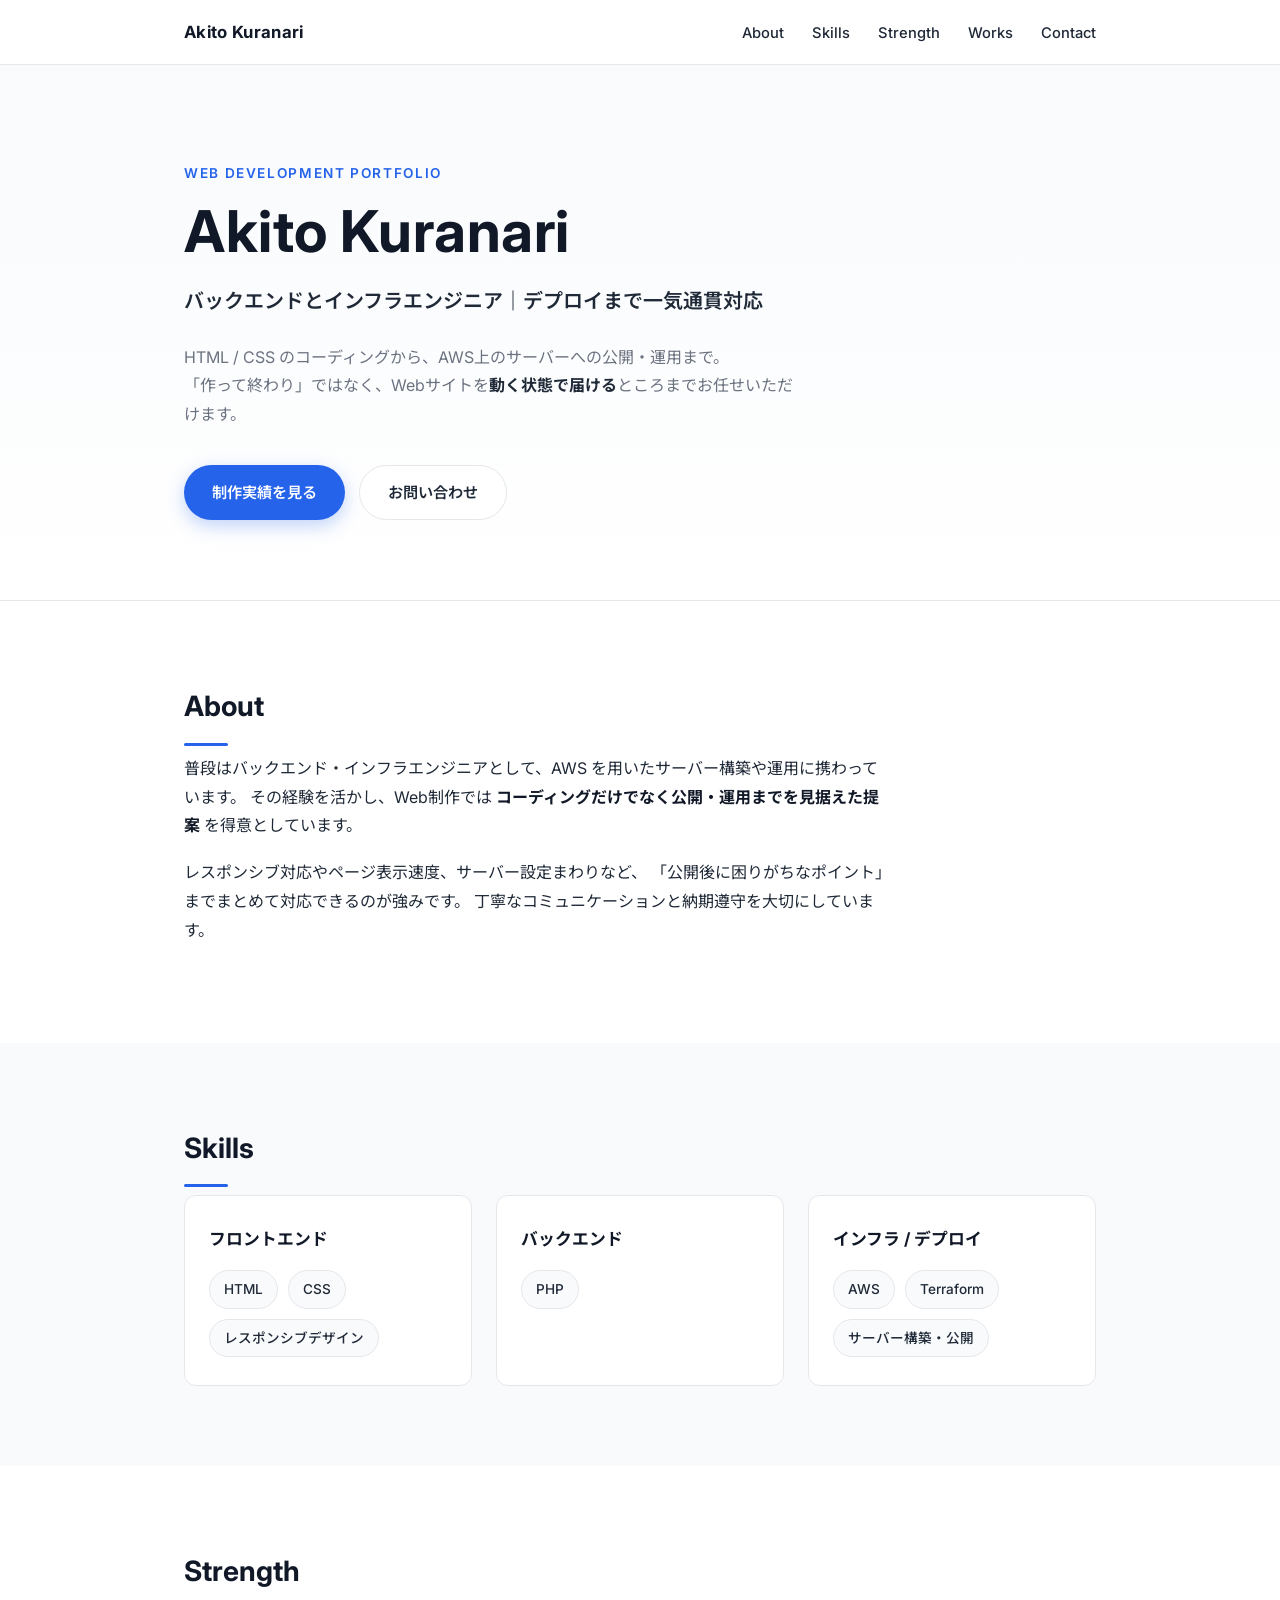
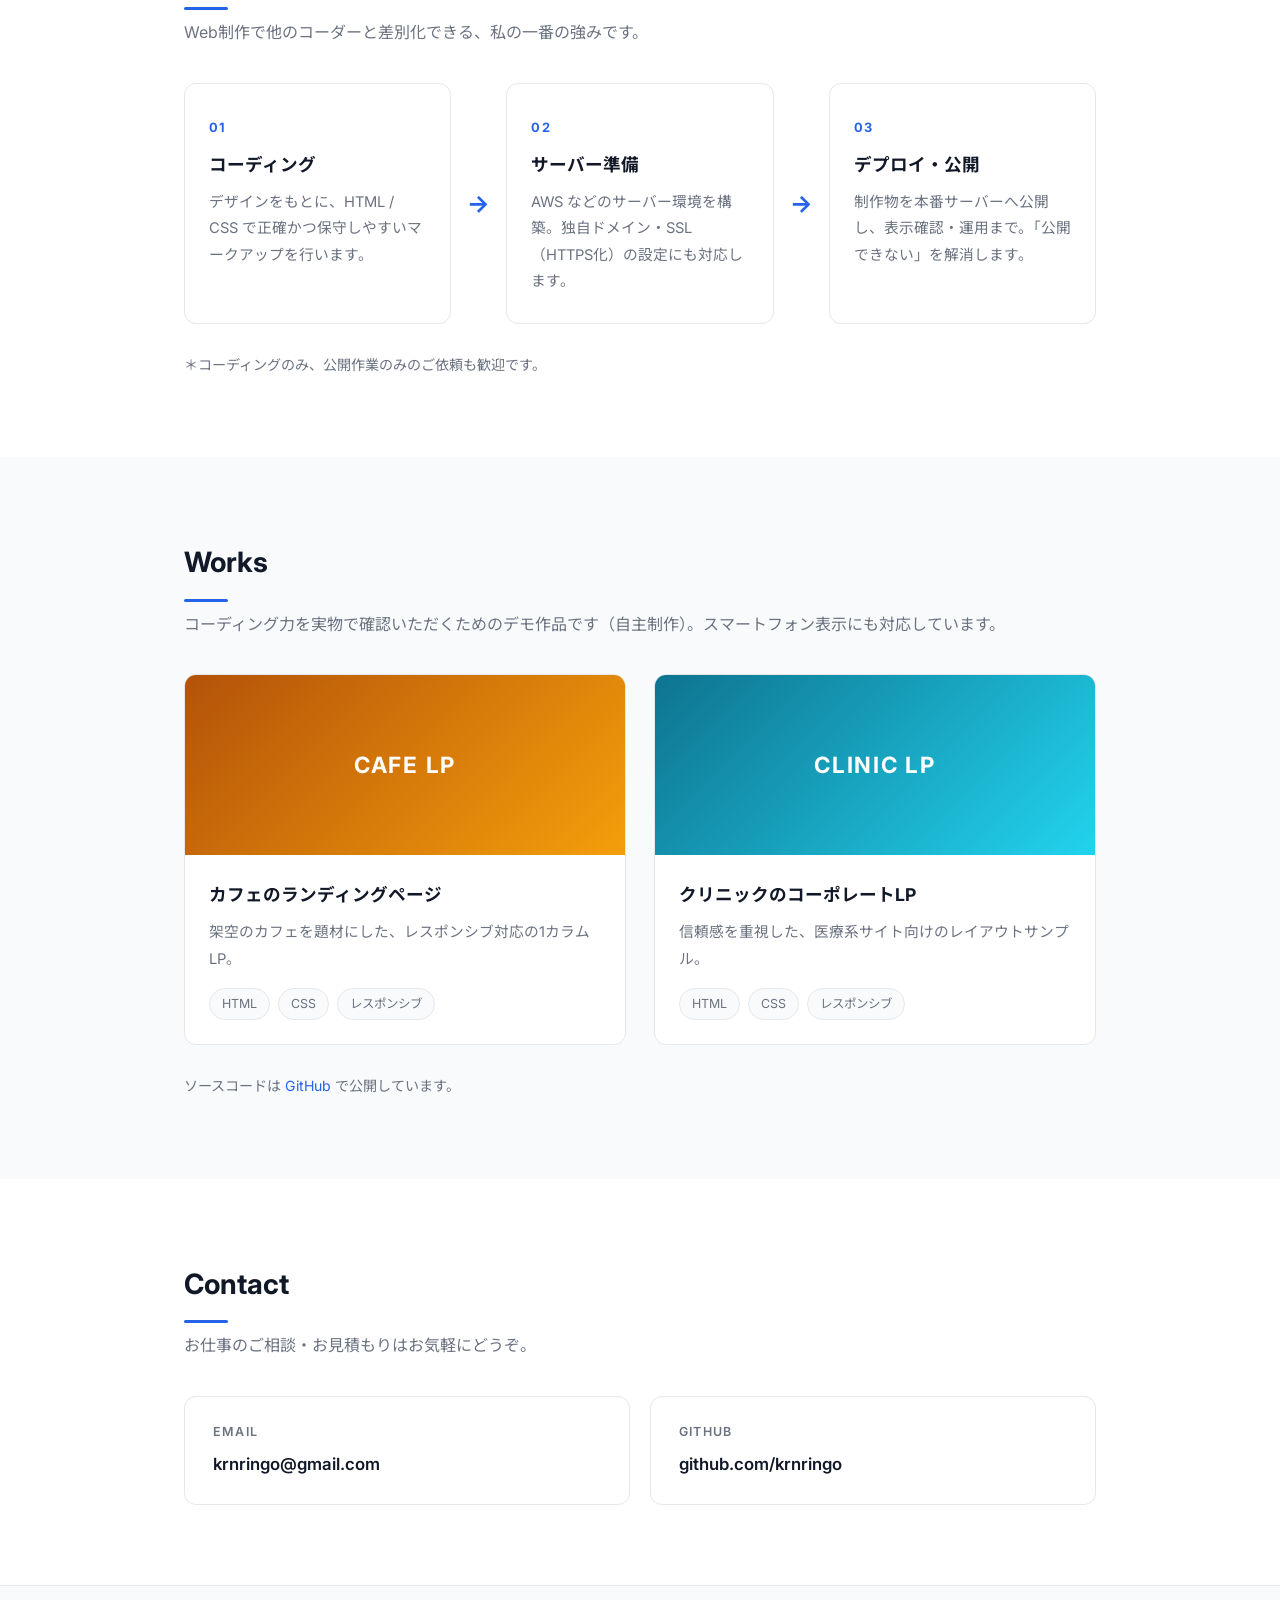
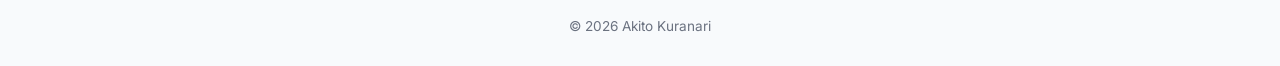
<file: index.html>
<!DOCTYPE html>
<html lang="ja">
<head>
  <meta charset="UTF-8">
  <meta name="viewport" content="width=device-width, initial-scale=1.0">
  <title>Akito Kuranari — Web制作 / バックエンド・インフラ</title>
  <meta name="description" content="バックエンド・インフラエンジニアによるWeb制作ポートフォリオ。HTML/CSSコーディングからサーバーへのデプロイまで一気通貫で対応します。">
  <link rel="preconnect" href="https://fonts.googleapis.com">
  <link rel="preconnect" href="https://fonts.gstatic.com" crossorigin>
  <link href="https://fonts.googleapis.com/css2?family=Inter:wght@400;500;600;700&family=Noto+Sans+JP:wght@400;500;700&display=swap" rel="stylesheet">
  <link rel="stylesheet" href="assets/style.css">
</head>
<body>
  <header class="site-header">
    <nav class="nav container">
      <a href="#top" class="nav__logo">Akito&nbsp;Kuranari</a>
      <ul class="nav__menu">
        <li><a href="#about">About</a></li>
        <li><a href="#skills">Skills</a></li>
        <li><a href="#strength">Strength</a></li>
        <li><a href="#works">Works</a></li>
        <li><a href="#contact">Contact</a></li>
      </ul>
    </nav>
  </header>

  <main id="top">
    <!-- Hero -->
    <section class="hero">
      <div class="container">
        <p class="hero__eyebrow">Web Development Portfolio</p>
        <h1 class="hero__title">Akito&nbsp;Kuranari</h1>
        <p class="hero__tagline">バックエンドとインフラエンジニア｜<wbr>デプロイまで一気通貫対応</p>
        <p class="hero__lead">
          HTML / CSS のコーディングから、AWS上のサーバーへの公開・運用まで。<br>
          「作って終わり」ではなく、Webサイトを<strong>動く状態で届ける</strong>ところまでお任せいただけます。
        </p>
        <div class="hero__actions">
          <a href="#works" class="btn btn--primary">制作実績を見る</a>
          <a href="#contact" class="btn btn--ghost">お問い合わせ</a>
        </div>
      </div>
    </section>

    <!-- About -->
    <section id="about" class="section">
      <div class="container">
        <h2 class="section__title">About</h2>
        <div class="about">
          <p>
            普段はバックエンド・インフラエンジニアとして、AWS を用いたサーバー構築や運用に携わっています。
            その経験を活かし、Web制作では <strong>コーディングだけでなく公開・運用までを見据えた提案</strong> を得意としています。
          </p>
          <p>
            レスポンシブ対応やページ表示速度、サーバー設定まわりなど、
            「公開後に困りがちなポイント」までまとめて対応できるのが強みです。
            丁寧なコミュニケーションと納期遵守を大切にしています。
          </p>
        </div>
      </div>
    </section>

    <!-- Skills -->
    <section id="skills" class="section section--alt">
      <div class="container">
        <h2 class="section__title">Skills</h2>
        <div class="skills">
          <div class="skill-group">
            <h3 class="skill-group__title">フロントエンド</h3>
            <ul class="tags">
              <li>HTML</li>
              <li>CSS</li>
              <li>レスポンシブデザイン</li>
            </ul>
          </div>
          <div class="skill-group">
            <h3 class="skill-group__title">バックエンド</h3>
            <ul class="tags">
              <li>PHP</li>
            </ul>
          </div>
          <div class="skill-group">
            <h3 class="skill-group__title">インフラ / デプロイ</h3>
            <ul class="tags">
              <li>AWS</li>
              <li>Terraform</li>
              <li>サーバー構築・公開</li>
            </ul>
          </div>
        </div>
      </div>
    </section>

    <!-- Strength -->
    <section id="strength" class="section">
      <div class="container">
        <h2 class="section__title">Strength</h2>
        <p class="section__intro">Web制作で他のコーダーと差別化できる、私の一番の強みです。</p>
        <div class="strength">
          <div class="strength__step">
            <span class="strength__num">01</span>
            <h3>コーディング</h3>
            <p>デザインをもとに、HTML / CSS で正確かつ保守しやすいマークアップを行います。</p>
          </div>
          <div class="strength__arrow" aria-hidden="true">→</div>
          <div class="strength__step">
            <span class="strength__num">02</span>
            <h3>サーバー準備</h3>
            <p>AWS などのサーバー環境を構築。独自ドメイン・SSL（HTTPS化）の設定にも対応します。</p>
          </div>
          <div class="strength__arrow" aria-hidden="true">→</div>
          <div class="strength__step">
            <span class="strength__num">03</span>
            <h3>デプロイ・公開</h3>
            <p>制作物を本番サーバーへ公開し、表示確認・運用まで。「公開できない」を解消します。</p>
          </div>
        </div>
        <p class="strength__note">
          ＊コーディングのみ、公開作業のみのご依頼も歓迎です。
        </p>
      </div>
    </section>

    <!-- Works -->
    <section id="works" class="section section--alt">
      <div class="container">
        <h2 class="section__title">Works</h2>
        <p class="section__intro">
          コーディング力を実物で確認いただくためのデモ作品です（自主制作）。スマートフォン表示にも対応しています。
        </p>
        <div class="works">
          <a class="work-card" href="works/cafe/" target="_blank" rel="noopener">
            <div class="work-card__thumb work-card__thumb--cafe">
              <span>CAFE LP</span>
            </div>
            <div class="work-card__body">
              <h3 class="work-card__title">カフェのランディングページ</h3>
              <p class="work-card__desc">架空のカフェを題材にした、レスポンシブ対応の1カラムLP。</p>
              <ul class="work-card__tags">
                <li>HTML</li><li>CSS</li><li>レスポンシブ</li>
              </ul>
            </div>
          </a>
          <a class="work-card" href="works/clinic/" target="_blank" rel="noopener">
            <div class="work-card__thumb work-card__thumb--clinic">
              <span>CLINIC LP</span>
            </div>
            <div class="work-card__body">
              <h3 class="work-card__title">クリニックのコーポレートLP</h3>
              <p class="work-card__desc">信頼感を重視した、医療系サイト向けのレイアウトサンプル。</p>
              <ul class="work-card__tags">
                <li>HTML</li><li>CSS</li><li>レスポンシブ</li>
              </ul>
            </div>
          </a>
        </div>
        <p class="strength__note">
          ソースコードは <a href="https://github.com/krnringo" target="_blank" rel="noopener">GitHub</a> で公開しています。
        </p>
      </div>
    </section>

    <!-- Contact -->
    <section id="contact" class="section">
      <div class="container">
        <h2 class="section__title">Contact</h2>
        <p class="section__intro">お仕事のご相談・お見積もりはお気軽にどうぞ。</p>
        <div class="contact">
          <a class="contact__item" href="mailto:krnringo@gmail.com">
            <span class="contact__label">Email</span>
            <span class="contact__value">krnringo@gmail.com</span>
          </a>
          <a class="contact__item" href="https://github.com/krnringo" target="_blank" rel="noopener">
            <span class="contact__label">GitHub</span>
            <span class="contact__value">github.com/krnringo</span>
          </a>
        </div>
      </div>
    </section>
  </main>

  <footer class="site-footer">
    <div class="container">
      <p>&copy; 2026 Akito Kuranari</p>
    </div>
  </footer>
</body>
</html>
</file>
<file: assets/style.css>
/* =========================================================
   Akito Kuranari — Portfolio
   シンプル・クリーンなレスポンシブスタイル
   ========================================================= */

:root {
  --ink: #1f2937;
  --ink-strong: #111827;
  --muted: #6b7280;
  --accent: #2563eb;
  --accent-dark: #1d4ed8;
  --bg: #ffffff;
  --bg-alt: #f8fafc;
  --border: #e5e7eb;
  --radius: 12px;
  --container: 960px;
}

* { box-sizing: border-box; }

html { scroll-behavior: smooth; }

body {
  margin: 0;
  font-family: "Inter", "Noto Sans JP", system-ui, -apple-system, "Hiragino Kaku Gothic ProN", "Yu Gothic", sans-serif;
  color: var(--ink);
  background: var(--bg);
  line-height: 1.8;
  -webkit-font-smoothing: antialiased;
}

a { color: var(--accent); text-decoration: none; }
a:hover { text-decoration: underline; }

.container {
  width: 100%;
  max-width: var(--container);
  margin-inline: auto;
  padding-inline: 24px;
}

/* ---------- Header / Nav ---------- */
.site-header {
  position: sticky;
  top: 0;
  z-index: 50;
  background: rgba(255, 255, 255, 0.85);
  backdrop-filter: saturate(180%) blur(8px);
  border-bottom: 1px solid var(--border);
}

.nav {
  display: flex;
  align-items: center;
  justify-content: space-between;
  height: 64px;
}

.nav__logo {
  font-weight: 700;
  font-size: 1.05rem;
  color: var(--ink-strong);
  letter-spacing: 0.02em;
}
.nav__logo:hover { text-decoration: none; }

.nav__menu {
  display: flex;
  gap: 28px;
  list-style: none;
  margin: 0;
  padding: 0;
}
.nav__menu a {
  color: var(--ink);
  font-size: 0.92rem;
  font-weight: 500;
}

/* ---------- Hero ---------- */
.hero {
  padding: 96px 0 80px;
  background: linear-gradient(180deg, var(--bg-alt), var(--bg));
  border-bottom: 1px solid var(--border);
}

.hero__eyebrow {
  margin: 0 0 12px;
  color: var(--accent);
  font-weight: 600;
  font-size: 0.85rem;
  letter-spacing: 0.12em;
  text-transform: uppercase;
}

.hero__title {
  margin: 0;
  font-size: clamp(2.4rem, 6vw, 3.6rem);
  font-weight: 700;
  letter-spacing: 0.01em;
  color: var(--ink-strong);
  line-height: 1.2;
}

.hero__tagline {
  margin: 16px 0 0;
  font-size: clamp(1rem, 2.4vw, 1.25rem);
  font-weight: 600;
  color: var(--ink);
}

.hero__lead {
  margin: 24px 0 0;
  color: var(--muted);
  max-width: 620px;
}
.hero__lead strong { color: var(--ink); }

.hero__actions {
  margin-top: 36px;
  display: flex;
  flex-wrap: wrap;
  gap: 14px;
}

/* ---------- Buttons ---------- */
.btn {
  display: inline-flex;
  align-items: center;
  justify-content: center;
  padding: 13px 28px;
  border-radius: 999px;
  font-weight: 600;
  font-size: 0.95rem;
  transition: transform 0.15s ease, background 0.15s ease, box-shadow 0.15s ease;
}
.btn:hover { text-decoration: none; transform: translateY(-2px); }

.btn--primary {
  background: var(--accent);
  color: #fff;
  box-shadow: 0 6px 18px rgba(37, 99, 235, 0.28);
}
.btn--primary:hover { background: var(--accent-dark); }

.btn--ghost {
  background: #fff;
  color: var(--ink);
  border: 1px solid var(--border);
}
.btn--ghost:hover { border-color: var(--accent); color: var(--accent); }

/* ---------- Sections ---------- */
.section { padding: 80px 0; }
.section--alt { background: var(--bg-alt); }

.section__title {
  margin: 0 0 8px;
  font-size: 1.75rem;
  font-weight: 700;
  color: var(--ink-strong);
  position: relative;
  padding-bottom: 14px;
}
.section__title::after {
  content: "";
  position: absolute;
  left: 0;
  bottom: 0;
  width: 44px;
  height: 3px;
  border-radius: 3px;
  background: var(--accent);
}

.section__intro {
  margin: 0 0 36px;
  color: var(--muted);
}

/* ---------- About ---------- */
.about { max-width: 700px; }
.about p { margin: 0 0 18px; }
.about strong { color: var(--ink-strong); }

/* ---------- Skills ---------- */
.skills {
  display: grid;
  grid-template-columns: repeat(3, 1fr);
  gap: 24px;
}
.skill-group {
  background: #fff;
  border: 1px solid var(--border);
  border-radius: var(--radius);
  padding: 28px 24px;
}
.skill-group__title {
  margin: 0 0 16px;
  font-size: 1.05rem;
  color: var(--ink-strong);
}
.tags {
  list-style: none;
  margin: 0;
  padding: 0;
  display: flex;
  flex-wrap: wrap;
  gap: 10px;
}
.tags li {
  background: var(--bg-alt);
  border: 1px solid var(--border);
  color: var(--ink);
  font-size: 0.85rem;
  font-weight: 500;
  padding: 6px 14px;
  border-radius: 999px;
}

/* ---------- Strength ---------- */
.strength {
  display: flex;
  align-items: stretch;
  gap: 16px;
  flex-wrap: wrap;
}
.strength__step {
  flex: 1;
  min-width: 200px;
  background: #fff;
  border: 1px solid var(--border);
  border-radius: var(--radius);
  padding: 28px 24px;
  position: relative;
}
.strength__num {
  display: inline-block;
  font-size: 0.8rem;
  font-weight: 700;
  color: var(--accent);
  letter-spacing: 0.1em;
  margin-bottom: 10px;
}
.strength__step h3 {
  margin: 0 0 8px;
  font-size: 1.1rem;
  color: var(--ink-strong);
}
.strength__step p {
  margin: 0;
  font-size: 0.92rem;
  color: var(--muted);
}
.strength__arrow {
  display: flex;
  align-items: center;
  color: var(--accent);
  font-size: 1.5rem;
  font-weight: 700;
}
.strength__note {
  margin: 28px 0 0;
  font-size: 0.88rem;
  color: var(--muted);
}

/* ---------- Works ---------- */
.works {
  display: grid;
  grid-template-columns: repeat(2, 1fr);
  gap: 28px;
}
.work-card {
  display: block;
  background: #fff;
  border: 1px solid var(--border);
  border-radius: var(--radius);
  overflow: hidden;
  color: inherit;
  transition: transform 0.18s ease, box-shadow 0.18s ease;
}
.work-card:hover {
  text-decoration: none;
  transform: translateY(-4px);
  box-shadow: 0 16px 36px rgba(17, 24, 39, 0.10);
}
.work-card__thumb {
  height: 180px;
  display: flex;
  align-items: center;
  justify-content: center;
  color: #fff;
  font-weight: 700;
  font-size: 1.4rem;
  letter-spacing: 0.08em;
}
.work-card__thumb--cafe { background: linear-gradient(135deg, #b45309, #f59e0b); }
.work-card__thumb--clinic { background: linear-gradient(135deg, #0e7490, #22d3ee); }
.work-card__body { padding: 24px; }
.work-card__title {
  margin: 0 0 8px;
  font-size: 1.1rem;
  color: var(--ink-strong);
}
.work-card__desc {
  margin: 0 0 16px;
  font-size: 0.92rem;
  color: var(--muted);
}
.work-card__tags {
  list-style: none;
  margin: 0;
  padding: 0;
  display: flex;
  gap: 8px;
}
.work-card__tags li {
  background: var(--bg-alt);
  border: 1px solid var(--border);
  font-size: 0.78rem;
  padding: 4px 12px;
  border-radius: 999px;
  color: var(--muted);
}

/* ---------- Contact ---------- */
.contact {
  display: flex;
  flex-wrap: wrap;
  gap: 20px;
}
.contact__item {
  flex: 1;
  min-width: 240px;
  display: flex;
  flex-direction: column;
  gap: 6px;
  background: #fff;
  border: 1px solid var(--border);
  border-radius: var(--radius);
  padding: 24px 28px;
  color: inherit;
  transition: border-color 0.15s ease;
}
.contact__item:hover { text-decoration: none; border-color: var(--accent); }
.contact__label {
  font-size: 0.78rem;
  font-weight: 600;
  letter-spacing: 0.1em;
  text-transform: uppercase;
  color: var(--muted);
}
.contact__value {
  font-size: 1.05rem;
  font-weight: 600;
  color: var(--ink-strong);
}

/* ---------- Footer ---------- */
.site-footer {
  border-top: 1px solid var(--border);
  padding: 28px 0;
  background: var(--bg-alt);
}
.site-footer p {
  margin: 0;
  text-align: center;
  font-size: 0.85rem;
  color: var(--muted);
}

/* ---------- Responsive ---------- */
@media (max-width: 760px) {
  .nav__menu { display: none; }
  .hero { padding: 72px 0 60px; }
  .section { padding: 60px 0; }
  .skills { grid-template-columns: 1fr; }
  .works { grid-template-columns: 1fr; }
  .strength__arrow { display: none; }
}
</file>
